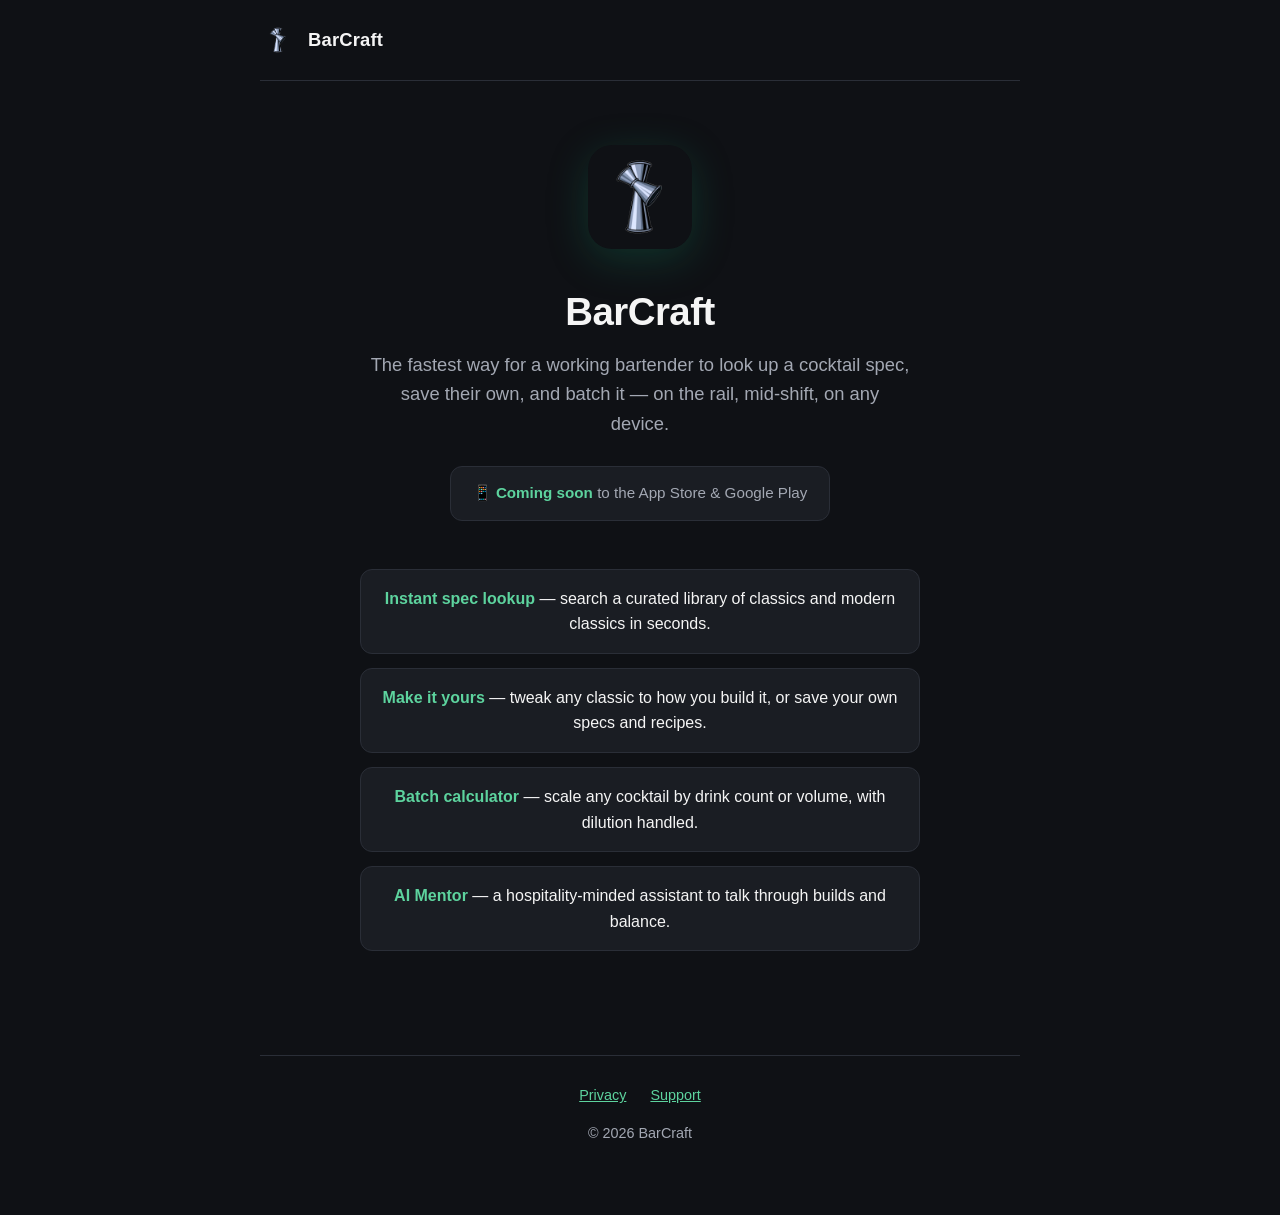
<file: index.html>
<!DOCTYPE html>
<html lang="en">
<head>
  <meta charset="UTF-8" />
  <meta name="viewport" content="width=device-width, initial-scale=1.0" />
  <title>BarCraft — cocktail specs for working bartenders</title>
  <meta name="description" content="The fastest way for a working bartender to look up a cocktail spec, save their own, and batch it — on the rail, mid-shift, on any device." />
  <link rel="icon" href="assets/favicon.png" />
  <link rel="stylesheet" href="styles.css" />
</head>
<body>
  <header class="site-header wrap">
    <img src="assets/logo.png" alt="BarCraft logo" />
    <a href="index.html"><span class="name">BarCraft</span></a>
  </header>

  <main class="wrap">
    <section class="hero">
      <img class="logo" src="assets/logo.png" alt="BarCraft" />
      <h1>BarCraft</h1>
      <p class="tagline">The fastest way for a working bartender to look up a cocktail spec, save their own, and batch it — on the rail, mid-shift, on any device.</p>
      <div class="download">📱 <strong>Coming soon</strong> to the App Store &amp; Google Play</div>

      <ul class="features">
        <li><b>Instant spec lookup</b> — search a curated library of classics and modern classics in seconds.</li>
        <li><b>Make it yours</b> — tweak any classic to how you build it, or save your own specs and recipes.</li>
        <li><b>Batch calculator</b> — scale any cocktail by drink count or volume, with dilution handled.</li>
        <li><b>AI Mentor</b> — a hospitality-minded assistant to talk through builds and balance.</li>
      </ul>
    </section>
  </main>

  <footer class="site-footer wrap">
    <div>
      <a href="privacy.html">Privacy</a>
      <a href="support.html">Support</a>
    </div>
    <p>&copy; 2026 BarCraft</p>
  </footer>
</body>
</html>
</file>
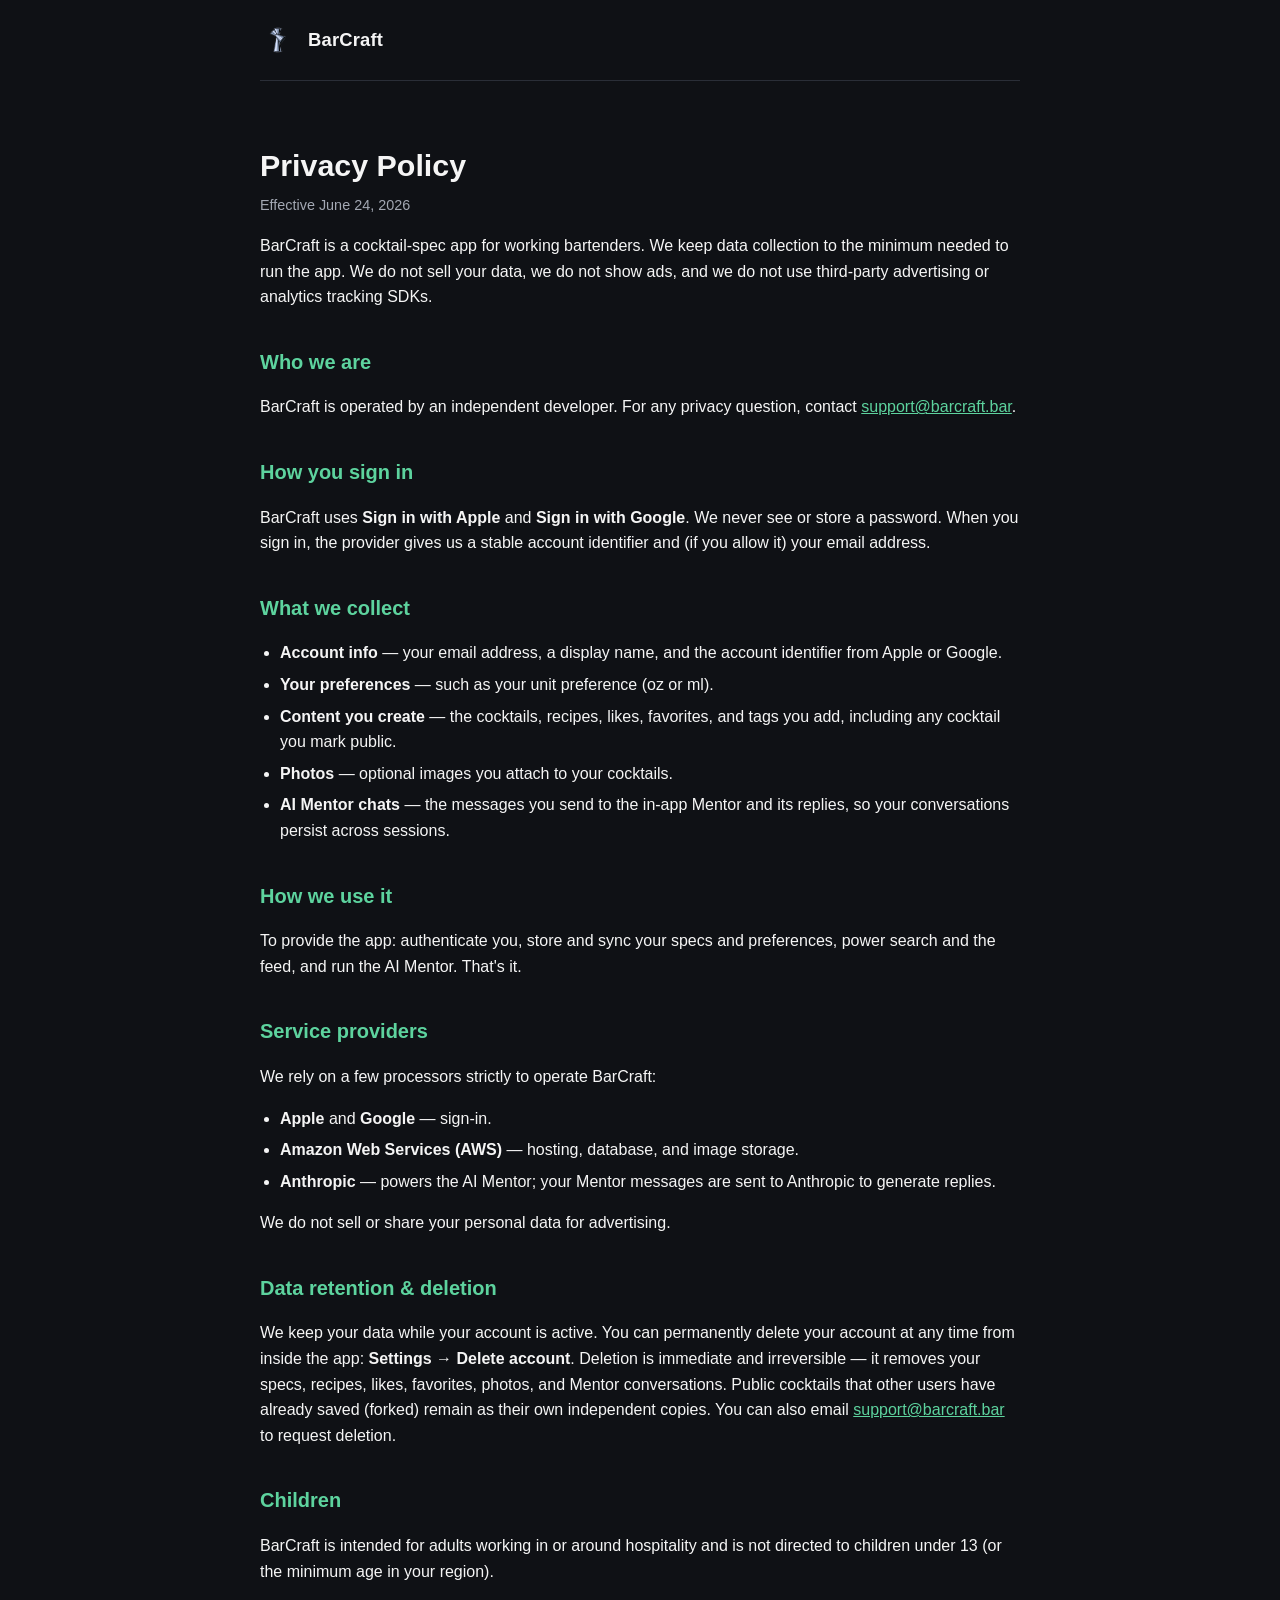
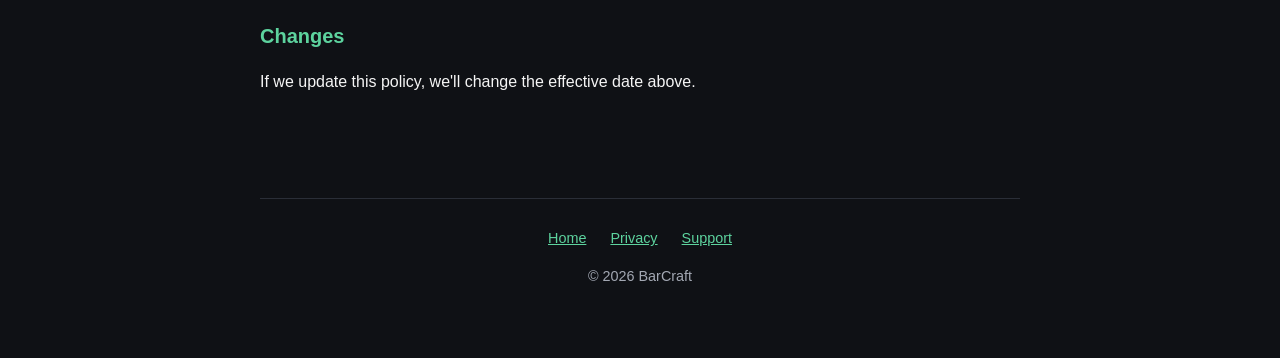
<file: privacy.html>
<!DOCTYPE html>
<html lang="en">
<head>
  <meta charset="UTF-8" />
  <meta name="viewport" content="width=device-width, initial-scale=1.0" />
  <title>Privacy Policy — BarCraft</title>
  <meta name="description" content="BarCraft privacy policy: what we collect, why, and how to delete your data." />
  <link rel="icon" href="assets/favicon.png" />
  <link rel="stylesheet" href="styles.css" />
</head>
<body>
  <header class="site-header wrap">
    <img src="assets/logo.png" alt="BarCraft logo" />
    <a href="index.html"><span class="name">BarCraft</span></a>
  </header>

  <main class="wrap page">
    <h1>Privacy Policy</h1>
    <p class="effective">Effective June 24, 2026</p>

    <p>BarCraft is a cocktail-spec app for working bartenders. We keep data collection to the
    minimum needed to run the app. We do not sell your data, we do not show ads, and we do not
    use third-party advertising or analytics tracking SDKs.</p>

    <h2>Who we are</h2>
    <p>BarCraft is operated by an independent developer. For any privacy question, contact
    <a href="mailto:support@barcraft.bar">support@barcraft.bar</a>.</p>

    <h2>How you sign in</h2>
    <p>BarCraft uses <strong>Sign in with Apple</strong> and <strong>Sign in with Google</strong>.
    We never see or store a password. When you sign in, the provider gives us a stable account
    identifier and (if you allow it) your email address.</p>

    <h2>What we collect</h2>
    <ul>
      <li><strong>Account info</strong> — your email address, a display name, and the account
      identifier from Apple or Google.</li>
      <li><strong>Your preferences</strong> — such as your unit preference (oz or ml).</li>
      <li><strong>Content you create</strong> — the cocktails, recipes, likes, favorites, and
      tags you add, including any cocktail you mark public.</li>
      <li><strong>Photos</strong> — optional images you attach to your cocktails.</li>
      <li><strong>AI Mentor chats</strong> — the messages you send to the in-app Mentor and its
      replies, so your conversations persist across sessions.</li>
    </ul>

    <h2>How we use it</h2>
    <p>To provide the app: authenticate you, store and sync your specs and preferences, power
    search and the feed, and run the AI Mentor. That's it.</p>

    <h2>Service providers</h2>
    <p>We rely on a few processors strictly to operate BarCraft:</p>
    <ul>
      <li><strong>Apple</strong> and <strong>Google</strong> — sign-in.</li>
      <li><strong>Amazon Web Services (AWS)</strong> — hosting, database, and image storage.</li>
      <li><strong>Anthropic</strong> — powers the AI Mentor; your Mentor messages are sent to
      Anthropic to generate replies.</li>
    </ul>
    <p>We do not sell or share your personal data for advertising.</p>

    <h2>Data retention &amp; deletion</h2>
    <p>We keep your data while your account is active. You can permanently delete your account
    at any time from inside the app: <strong>Settings → Delete account</strong>. Deletion is
    immediate and irreversible — it removes your specs, recipes, likes, favorites, photos, and
    Mentor conversations. Public cocktails that other users have already saved (forked) remain as
    their own independent copies. You can also email
    <a href="mailto:support@barcraft.bar">support@barcraft.bar</a> to request deletion.</p>

    <h2>Children</h2>
    <p>BarCraft is intended for adults working in or around hospitality and is not directed to
    children under 13 (or the minimum age in your region).</p>

    <h2>Changes</h2>
    <p>If we update this policy, we'll change the effective date above.</p>
  </main>

  <footer class="site-footer wrap">
    <div>
      <a href="index.html">Home</a>
      <a href="privacy.html">Privacy</a>
      <a href="support.html">Support</a>
    </div>
    <p>&copy; 2026 BarCraft</p>
  </footer>
</body>
</html>
</file>
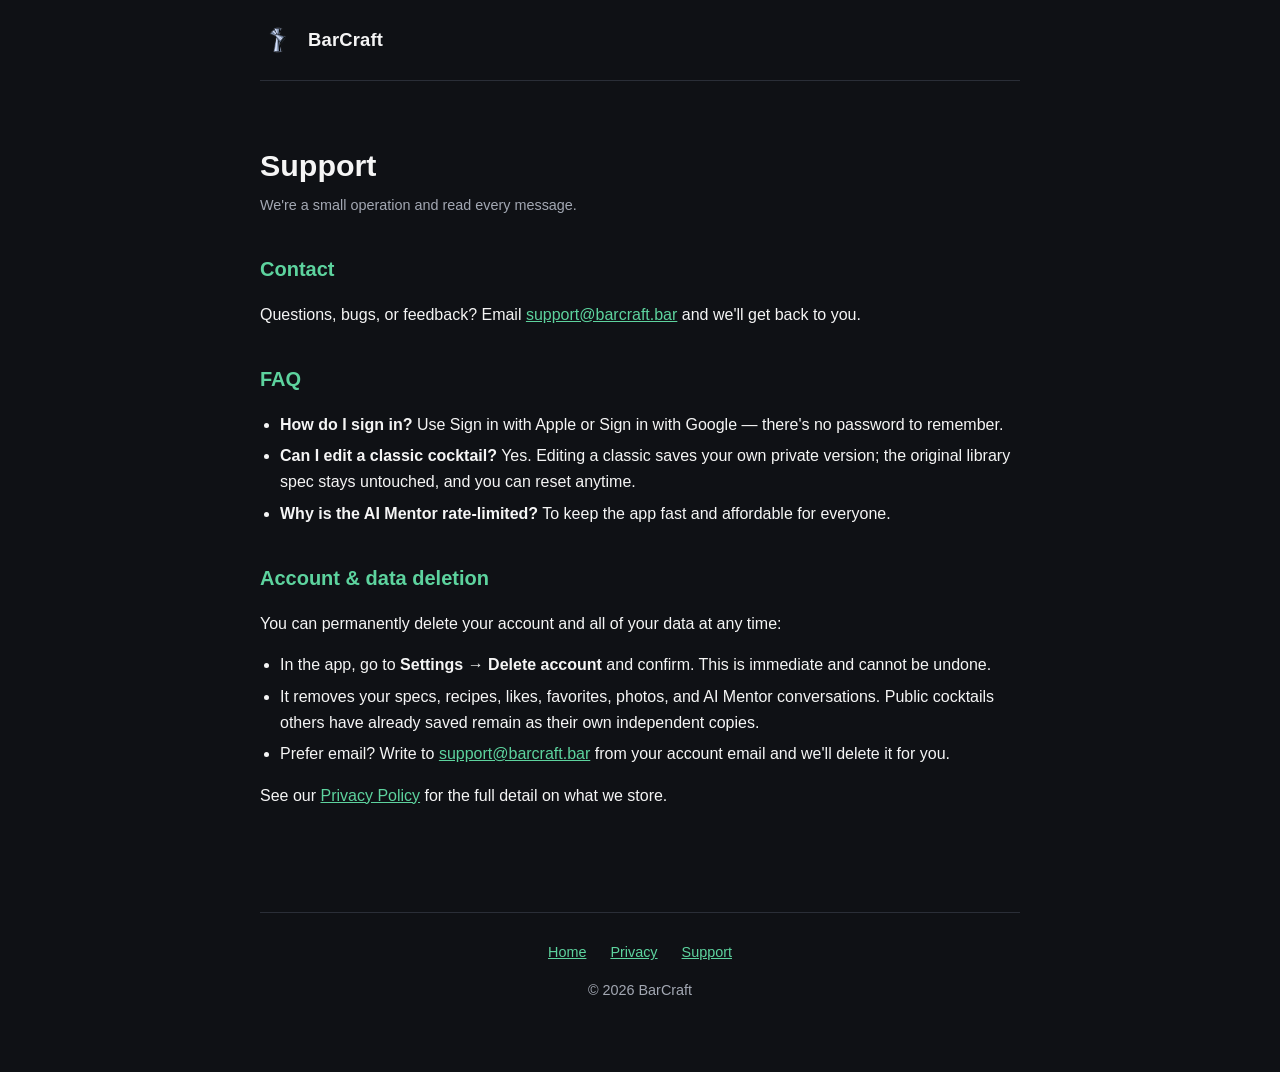
<file: support.html>
<!DOCTYPE html>
<html lang="en">
<head>
  <meta charset="UTF-8" />
  <meta name="viewport" content="width=device-width, initial-scale=1.0" />
  <title>Support — BarCraft</title>
  <meta name="description" content="Get help with BarCraft, contact support, and delete your account." />
  <link rel="icon" href="assets/favicon.png" />
  <link rel="stylesheet" href="styles.css" />
</head>
<body>
  <header class="site-header wrap">
    <img src="assets/logo.png" alt="BarCraft logo" />
    <a href="index.html"><span class="name">BarCraft</span></a>
  </header>

  <main class="wrap page">
    <h1>Support</h1>
    <p class="effective">We're a small operation and read every message.</p>

    <h2>Contact</h2>
    <p>Questions, bugs, or feedback? Email
    <a href="mailto:support@barcraft.bar">support@barcraft.bar</a> and we'll get back to you.</p>

    <h2>FAQ</h2>
    <ul>
      <li><strong>How do I sign in?</strong> Use Sign in with Apple or Sign in with Google —
      there's no password to remember.</li>
      <li><strong>Can I edit a classic cocktail?</strong> Yes. Editing a classic saves your own
      private version; the original library spec stays untouched, and you can reset anytime.</li>
      <li><strong>Why is the AI Mentor rate-limited?</strong> To keep the app fast and
      affordable for everyone.</li>
    </ul>

    <h2>Account &amp; data deletion</h2>
    <p>You can permanently delete your account and all of your data at any time:</p>
    <ul>
      <li>In the app, go to <strong>Settings → Delete account</strong> and confirm. This is
      immediate and cannot be undone.</li>
      <li>It removes your specs, recipes, likes, favorites, photos, and AI Mentor conversations.
      Public cocktails others have already saved remain as their own independent copies.</li>
      <li>Prefer email? Write to
      <a href="mailto:support@barcraft.bar">support@barcraft.bar</a> from your account email and
      we'll delete it for you.</li>
    </ul>
    <p>See our <a href="privacy.html">Privacy Policy</a> for the full detail on what we store.</p>
  </main>

  <footer class="site-footer wrap">
    <div>
      <a href="index.html">Home</a>
      <a href="privacy.html">Privacy</a>
      <a href="support.html">Support</a>
    </div>
    <p>&copy; 2026 BarCraft</p>
  </footer>
</body>
</html>
</file>
<file: styles.css>
:root {
  --accent: #12996a;
  --accent-bright: #5dd39e;
  --bg: #0f1115;
  --surface: #1a1d23;
  --text: #f5f5f5;
  --muted: #a3a8b3;
  --border: #2a2e37;
  --maxw: 760px;
}

* { box-sizing: border-box; }

html { scroll-behavior: smooth; }

body {
  margin: 0;
  background: var(--bg);
  color: var(--text);
  font-family: -apple-system, BlinkMacSystemFont, "Segoe UI", Roboto, Helvetica, Arial, sans-serif;
  line-height: 1.6;
  -webkit-font-smoothing: antialiased;
}

a { color: var(--accent-bright); }
a:hover { color: #7fe3b6; }

.wrap {
  max-width: var(--maxw);
  margin: 0 auto;
  padding: 0 20px;
}

/* Header */
.site-header {
  display: flex;
  align-items: center;
  gap: 12px;
  padding: 22px 0;
  border-bottom: 1px solid var(--border);
}
.site-header img { width: 36px; height: 36px; border-radius: 9px; }
.site-header .name { font-weight: 700; font-size: 1.15rem; letter-spacing: 0.2px; }
.site-header a { color: var(--text); text-decoration: none; }

/* Hero */
.hero {
  text-align: center;
  padding: 64px 0 40px;
}
.hero img.logo {
  width: 104px; height: 104px; border-radius: 24px;
  box-shadow: 0 10px 40px rgba(18, 153, 106, 0.25);
}
.hero h1 {
  font-size: 2.4rem;
  margin: 24px 0 8px;
  letter-spacing: -0.5px;
}
.hero .tagline {
  color: var(--muted);
  font-size: 1.15rem;
  max-width: 540px;
  margin: 0 auto 28px;
}

/* Download */
.download {
  display: inline-block;
  background: var(--surface);
  border: 1px solid var(--border);
  border-radius: 12px;
  padding: 14px 22px;
  color: var(--muted);
  font-size: 0.95rem;
}
.download strong { color: var(--accent-bright); }

/* Features */
.features {
  list-style: none;
  padding: 0;
  margin: 48px auto 0;
  max-width: 560px;
  display: grid;
  gap: 14px;
}
.features li {
  background: var(--surface);
  border: 1px solid var(--border);
  border-radius: 12px;
  padding: 16px 18px;
}
.features li b { color: var(--accent-bright); }

/* Content pages */
.page { padding: 40px 0 24px; }
.page h1 { font-size: 1.9rem; margin-bottom: 4px; }
.page .effective { color: var(--muted); font-size: 0.9rem; margin-top: 0; }
.page h2 { font-size: 1.25rem; margin-top: 36px; color: var(--accent-bright); }
.page ul { padding-left: 20px; }
.page li { margin: 6px 0; }

/* Footer */
.site-footer {
  border-top: 1px solid var(--border);
  margin-top: 64px;
  padding: 28px 0 56px;
  text-align: center;
  color: var(--muted);
  font-size: 0.9rem;
}
.site-footer a { margin: 0 10px; }

@media (max-width: 520px) {
  .hero { padding: 44px 0 28px; }
  .hero h1 { font-size: 1.9rem; }
  .hero .tagline { font-size: 1.05rem; }
}
</file>
